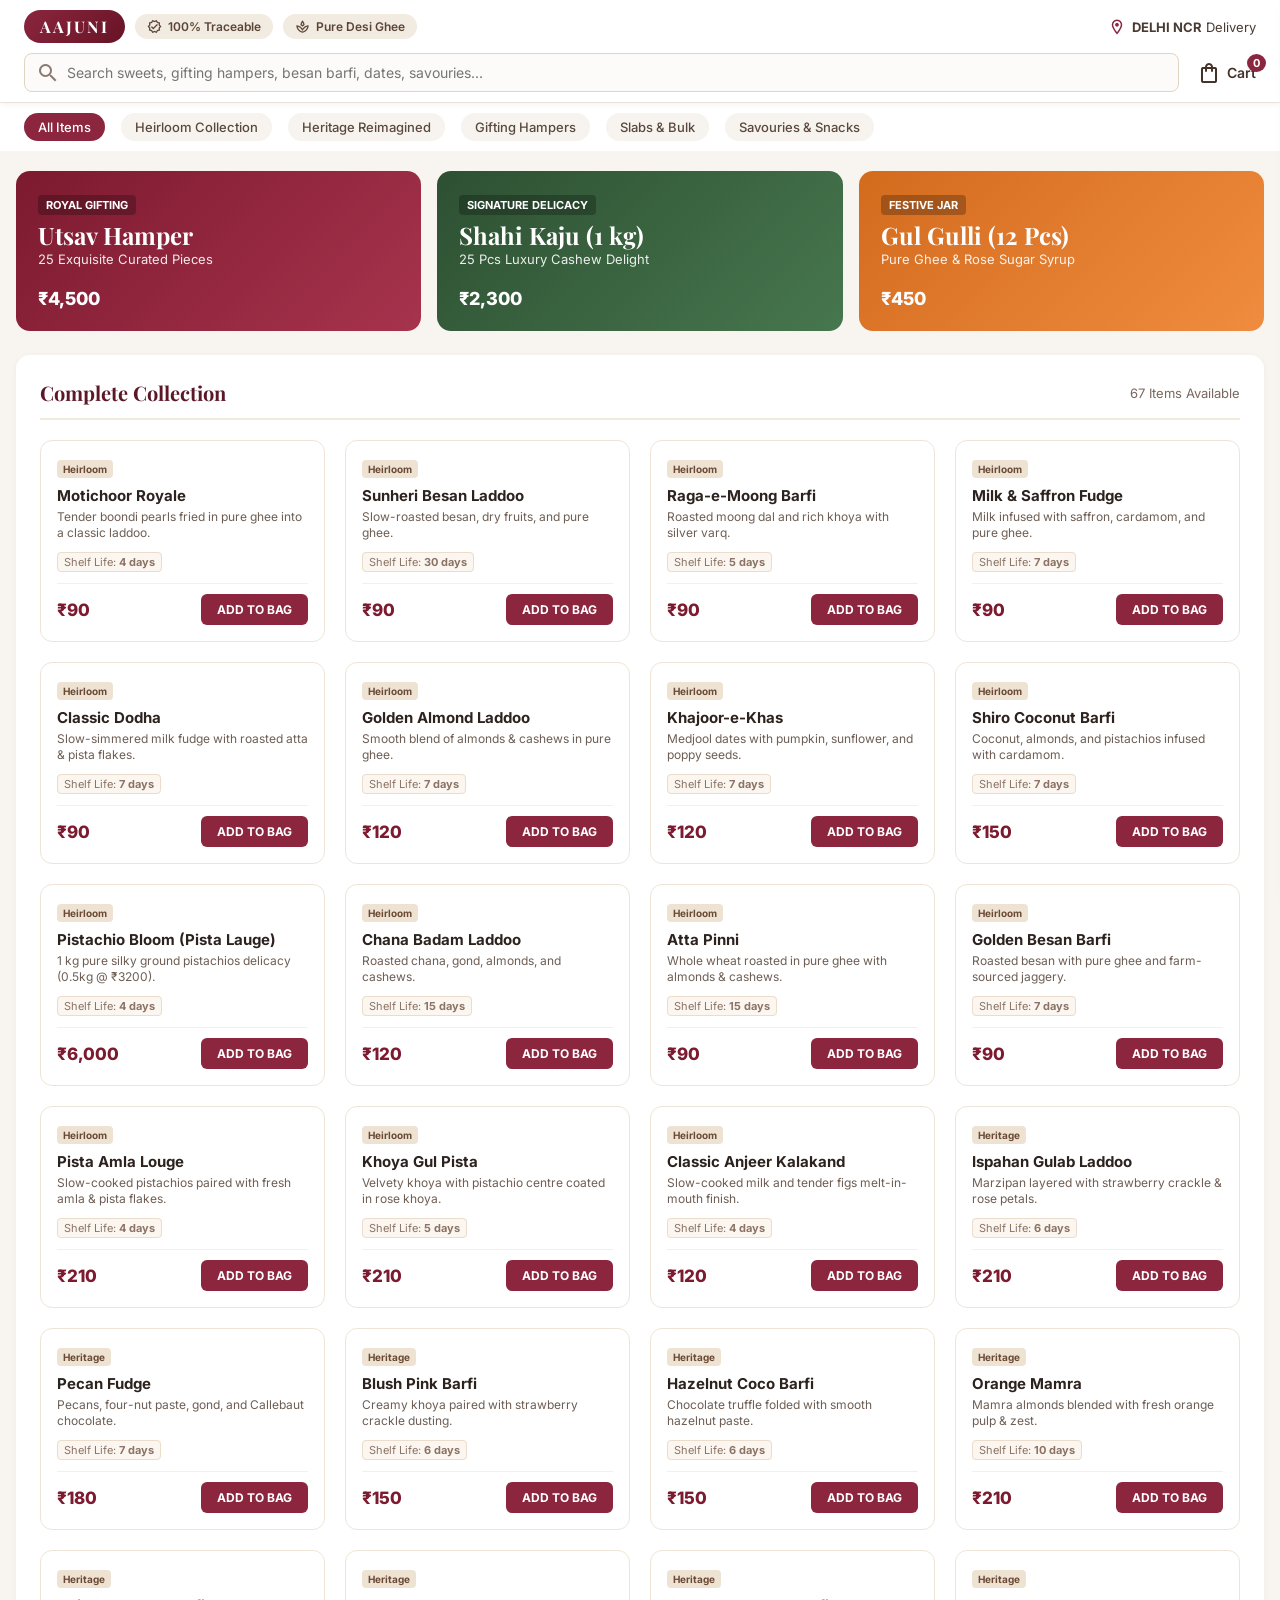
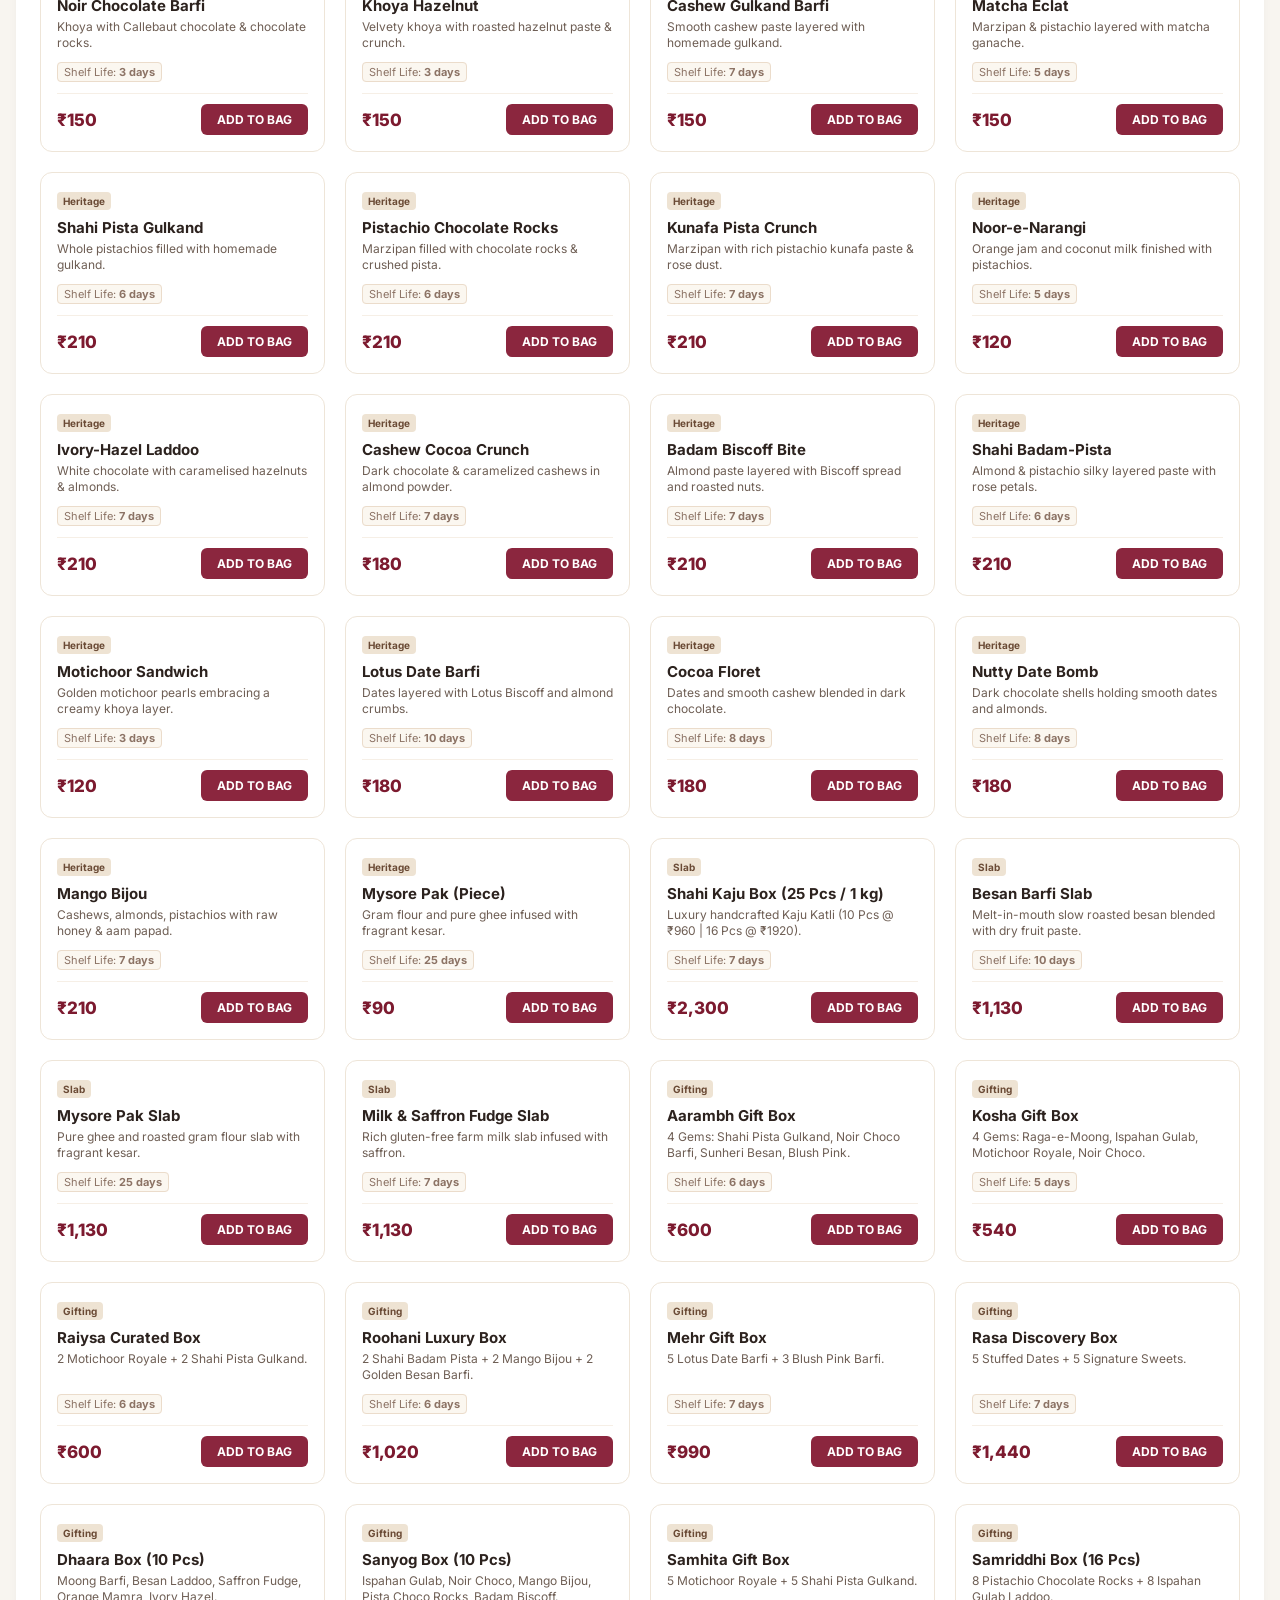
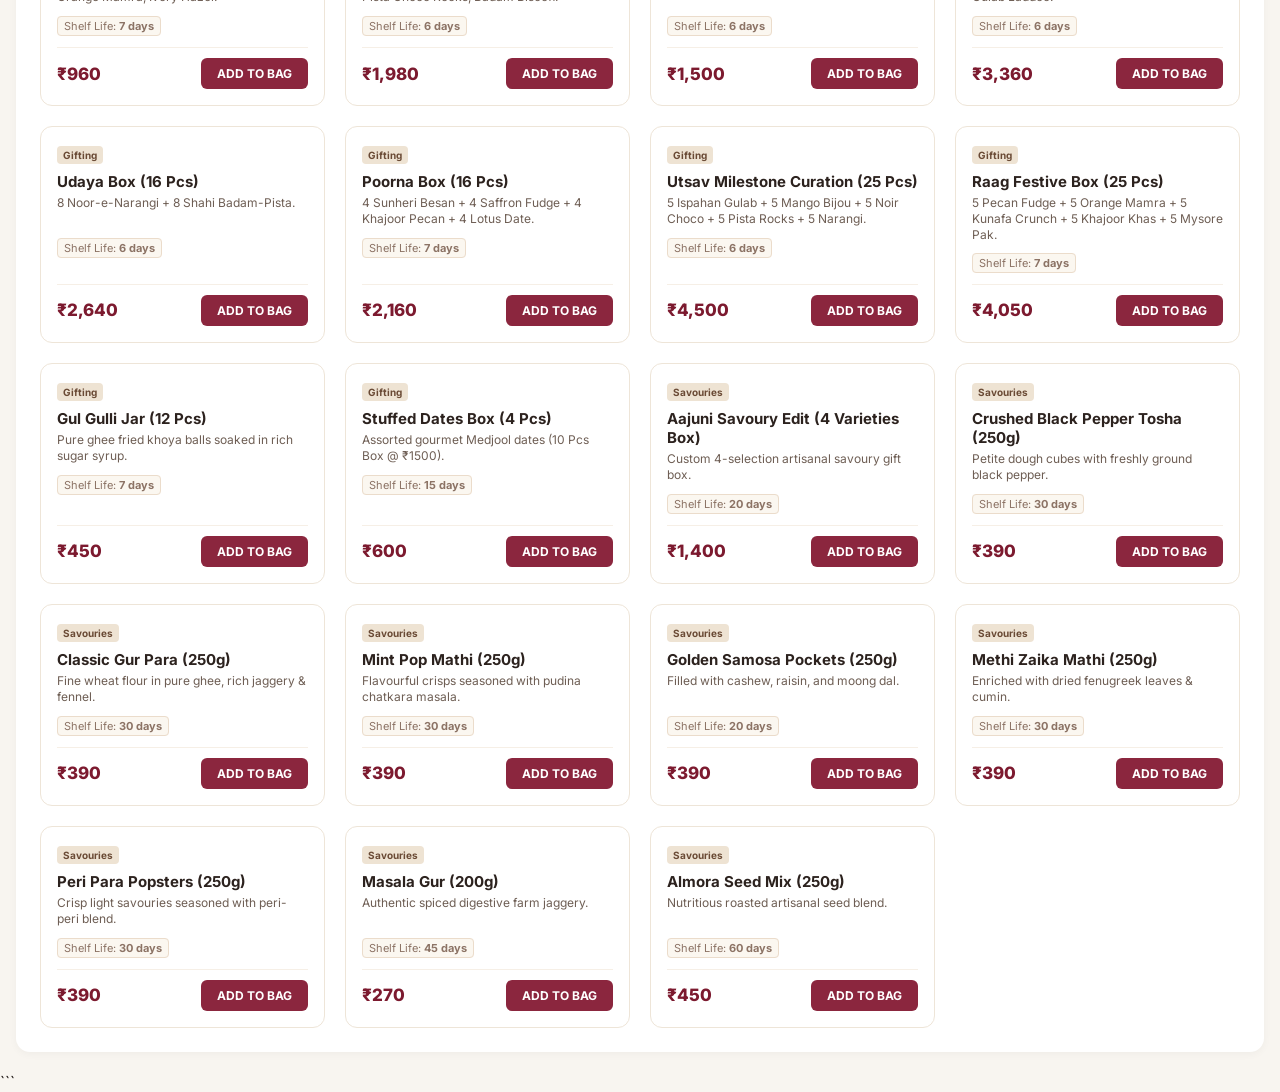
<file: index.html>
<!DOCTYPE html>
<html lang="hi">
<head>
  <meta charset="UTF-8">
  <meta name="viewport" content="width=device-width, initial-scale=1.0">
  <title>AAJUNI • Artisanal Sweets & Gifting</title>
  <!-- Google Fonts & Material Icons -->
  <link href="https://fonts.googleapis.com/css2?family=Inter:wght@400;500;600;700;800&family=Playfair+Display:wght@600;700&display=swap" rel="stylesheet">
  <link rel="stylesheet" href="https://fonts.googleapis.com/icon?family=Material+Icons+Outlined">
  
  <style>
    * {
      margin: 0;
      padding: 0;
      box-sizing: border-box;
      font-family: 'Inter', sans-serif;
    }

    body {
      background-color: #f8f5f0;
      color: #2c2523;
    }

    /* Top Bar */
    header {
      background-color: #ffffff;
      padding: 10px 24px;
      box-shadow: 0 2px 6px rgba(0,0,0,0.06);
      position: sticky;
      top: 0;
      z-index: 100;
    }

    .top-strip {
      display: flex;
      align-items: center;
      justify-content: space-between;
      margin-bottom: 10px;
    }

    .service-tags {
      display: flex;
      align-items: center;
      gap: 10px;
    }

    .logo-brand {
      background: linear-gradient(135deg, #8b263e, #671326);
      color: #fff;
      font-family: 'Playfair Display', serif;
      font-weight: 700;
      font-size: 16px;
      letter-spacing: 2px;
      padding: 6px 16px;
      border-radius: 20px;
      display: flex;
      align-items: center;
      gap: 6px;
      cursor: pointer;
    }

    .service-pill {
      display: flex;
      align-items: center;
      gap: 6px;
      background: #f1ebe1;
      padding: 5px 12px;
      border-radius: 20px;
      font-size: 12px;
      font-weight: 600;
      color: #5c4436;
    }

    .delivery-location {
      display: flex;
      align-items: center;
      gap: 6px;
      font-size: 13px;
      color: #4a3b32;
    }

    .search-row {
      display: flex;
      align-items: center;
      gap: 18px;
    }

    .search-container {
      flex: 1;
      position: relative;
    }

    .search-container input {
      width: 100%;
      padding: 10px 16px 10px 42px;
      border: 1px solid #e0d5c1;
      background-color: #fcfbf9;
      border-radius: 8px;
      font-size: 14px;
      outline: none;
      transition: all 0.2s;
    }

    .search-container input:focus {
      border-color: #8b263e;
      background-color: #fff;
      box-shadow: 0 0 0 3px rgba(139,38,62,0.1);
    }

    .search-icon {
      position: absolute;
      left: 12px;
      top: 50%;
      transform: translateY(-50%);
      color: #8c7b70;
    }

    .header-actions {
      display: flex;
      align-items: center;
      gap: 20px;
    }

    .action-btn {
      display: flex;
      align-items: center;
      gap: 6px;
      cursor: pointer;
      font-size: 14px;
      font-weight: 600;
      color: #443229;
      position: relative;
    }

    .cart-badge {
      position: absolute;
      top: -7px;
      right: -10px;
      background-color: #8b263e;
      color: #fff;
      font-size: 11px;
      border-radius: 50%;
      padding: 2px 6px;
      font-weight: bold;
    }

    /* Category Bar */
    .categories-bar {
      background: #ffffff;
      padding: 10px 24px;
      display: flex;
      align-items: center;
      gap: 16px;
      overflow-x: auto;
      border-top: 1px solid #f2ece4;
    }

    .category-item {
      display: flex;
      align-items: center;
      gap: 6px;
      padding: 6px 14px;
      border-radius: 20px;
      background: #f7f3ee;
      cursor: pointer;
      font-size: 13px;
      font-weight: 500;
      color: #5a483e;
      white-space: nowrap;
      transition: all 0.2s;
    }

    .category-item:hover, .category-item.active {
      background-color: #8b263e;
      color: #ffffff;
    }

    /* Container */
    .main-container {
      max-width: 1380px;
      margin: 20px auto;
      padding: 0 16px;
    }

    /* Hero Promo Grid */
    .banners-grid {
      display: grid;
      grid-template-columns: repeat(auto-fit, minmax(300px, 1fr));
      gap: 16px;
      margin-bottom: 24px;
    }

    .banner-card {
      border-radius: 14px;
      padding: 22px;
      color: #fff;
      display: flex;
      flex-direction: column;
      justify-content: space-between;
      min-height: 160px;
    }

    .banner-1 { background: linear-gradient(135deg, #7c1a2f, #a7334d); }
    .banner-2 { background: linear-gradient(135deg, #2d5032, #47774e); }
    .banner-3 { background: linear-gradient(135deg, #d36b1d, #f08c3f); }

    /* Products Section */
    .shelf-card {
      background: #ffffff;
      border-radius: 14px;
      padding: 24px;
      box-shadow: 0 2px 8px rgba(0,0,0,0.04);
    }

    .shelf-header {
      display: flex;
      justify-content: space-between;
      align-items: center;
      margin-bottom: 20px;
      border-bottom: 2px solid #f2ebd9;
      padding-bottom: 12px;
    }

    .shelf-header h2 {
      font-family: 'Playfair Display', serif;
      font-size: 20px;
      color: #5c1827;
    }

    .products-grid {
      display: grid;
      grid-template-columns: repeat(auto-fill, minmax(240px, 1fr));
      gap: 20px;
    }

    .product-card {
      border: 1px solid #eee5d8;
      border-radius: 12px;
      padding: 16px;
      background: #ffffff;
      display: flex;
      flex-direction: column;
      justify-content: space-between;
      transition: all 0.2s ease;
    }

    .product-card:hover {
      box-shadow: 0 8px 20px rgba(0,0,0,0.08);
      transform: translateY(-3px);
      border-color: #d1bfa7;
    }

    .badge-tag {
      font-size: 10px;
      font-weight: 700;
      background: #eee3d3;
      color: #6a4a35;
      padding: 3px 6px;
      border-radius: 4px;
      display: inline-block;
      margin-bottom: 8px;
    }

    .product-title {
      font-size: 15px;
      font-weight: 700;
      color: #2c221e;
      margin-bottom: 4px;
    }

    .product-desc {
      font-size: 12px;
      color: #6e5e54;
      line-height: 1.35;
      margin-bottom: 12px;
      min-height: 34px;
    }

    .product-meta-row {
      font-size: 11px;
      color: #8c7365;
      margin-bottom: 14px;
    }

    .product-meta-row span {
      background: #fbf7f0;
      padding: 2px 6px;
      border-radius: 4px;
      border: 1px solid #ebdccb;
    }

    .price-row {
      display: flex;
      align-items: center;
      justify-content: space-between;
      margin-top: auto;
      border-top: 1px solid #f6efe6;
      padding-top: 10px;
    }

    .price-val {
      font-size: 17px;
      font-weight: 800;
      color: #7c1a2f;
    }

    .btn-add {
      background: #8b263e;
      color: #ffffff;
      border: none;
      padding: 8px 16px;
      border-radius: 6px;
      font-weight: 700;
      font-size: 12px;
      cursor: pointer;
      transition: background 0.2s;
    }

    .btn-add:hover {
      background: #601223;
    }

    /* Cart Slide Drawer */
    .cart-overlay {
      position: fixed;
      top: 0;
      left: 0;
      width: 100%;
      height: 100%;
      background: rgba(0,0,0,0.5);
      z-index: 200;
      display: none;
    }

    .cart-drawer {
      position: fixed;
      top: 0;
      right: -420px;
      width: 400px;
      max-width: 90%;
      height: 100%;
      background: #fff;
      z-index: 201;
      box-shadow: -4px 0 20px rgba(0,0,0,0.15);
      transition: right 0.3s ease;
      display: flex;
      flex-direction: column;
    }

    .cart-drawer.open { right: 0; }

    .cart-header {
      padding: 18px 20px;
      border-bottom: 1px solid #eee;
      display: flex;
      align-items: center;
      justify-content: space-between;
      background: #fdfaf6;
    }

    .cart-items-list {
      flex: 1;
      overflow-y: auto;
      padding: 16px 20px;
    }

    .cart-item-row {
      display: flex;
      justify-content: space-between;
      align-items: center;
      padding: 12px 0;
      border-bottom: 1px solid #f2ede4;
    }

    .cart-qty-ctrl {
      display: flex;
      align-items: center;
      gap: 8px;
    }

    .cart-qty-btn {
      width: 28px;
      height: 28px;
      border: 1px solid #d4c4b2;
      background: #fdfaf6;
      border-radius: 4px;
      cursor: pointer;
      font-weight: bold;
    }

    .cart-footer {
      padding: 20px;
      border-top: 1px solid #eee;
      background: #faf6f0;
    }

    .whatsapp-order-btn {
      width: 100%;
      padding: 12px;
      background: #25d366;
      color: white;
      font-size: 14px;
      font-weight: 700;
      border: none;
      border-radius: 8px;
      cursor: pointer;
      margin-top: 10px;
      display: flex;
      align-items: center;
      justify-content: center;
      gap: 8px;
    }

    .toast {
      position: fixed;
      bottom: 24px;
      right: 24px;
      background: #2c2523;
      color: #fff;
      padding: 12px 20px;
      border-radius: 8px;
      font-size: 13px;
      display: none;
      z-index: 300;
    }
  </style>
</head>
<body>

  <!-- Header -->
  <header>
    <div class="top-strip">
      <div class="service-tags">
        <div class="logo-brand" onclick="filterCategory('All')">
          AAJUNI
        </div>
        <div class="service-pill">
          <span class="material-icons-outlined" style="font-size:15px;">verified</span> 100% Traceable
        </div>
        <div class="service-pill">
          <span class="material-icons-outlined" style="font-size:15px;">spa</span> Pure Desi Ghee
        </div>
      </div>

      <div style="display:flex; align-items:center; gap:16px;">
        <div class="delivery-location">
          <span class="material-icons-outlined" style="font-size:18px; color:#8b263e;">location_on</span>
          <span><strong>DELHI NCR</strong> Delivery</span>
        </div>
      </div>
    </div>

    <!-- Search Bar -->
    <div class="search-row">
      <div class="search-container">
        <span class="material-icons-outlined search-icon">search</span>
        <input type="text" id="searchInput" placeholder="Search sweets, gifting hampers, besan barfi, dates, savouries..." onkeyup="handleSearch()">
      </div>

      <div class="header-actions">
        <div class="action-btn" onclick="toggleCart(true)">
          <span class="material-icons-outlined">shopping_bag</span>
          <span>Cart</span>
          <span class="cart-badge" id="cartBadge">0</span>
        </div>
      </div>
    </div>
  </header>

  <!-- Categories -->
  <div class="categories-bar">
    <div class="category-item active" onclick="filterCategory('All', this)">All Items</div>
    <div class="category-item" onclick="filterCategory('Heirloom', this)">Heirloom Collection</div>
    <div class="category-item" onclick="filterCategory('Heritage', this)">Heritage Reimagined</div>
    <div class="category-item" onclick="filterCategory('Gifting', this)">Gifting Hampers</div>
    <div class="category-item" onclick="filterCategory('Slab', this)">Slabs & Bulk</div>
    <div class="category-item" onclick="filterCategory('Savouries', this)">Savouries & Snacks</div>
  </div>

  <div class="main-container">
    
    <!-- Hero Banners -->
    <div class="banners-grid">
      <div class="banner-card banner-1">
        <div>
          <span style="background:rgba(0,0,0,0.25); padding:3px 8px; border-radius:4px; font-size:11px; font-weight:700;">ROYAL GIFTING</span>
          <h2 style="margin-top:6px; font-family:'Playfair Display', serif;">Utsav Hamper</h2>
          <p style="font-size:13px; opacity:0.9;">25 Exquisite Curated Pieces</p>
        </div>
        <p style="font-size: 18px; font-weight: 800;">₹4,500</p>
      </div>

      <div class="banner-card banner-2">
        <div>
          <span style="background:rgba(0,0,0,0.25); padding:3px 8px; border-radius:4px; font-size:11px; font-weight:700;">SIGNATURE DELICACY</span>
          <h2 style="margin-top:6px; font-family:'Playfair Display', serif;">Shahi Kaju (1 kg)</h2>
          <p style="font-size:13px; opacity:0.9;">25 Pcs Luxury Cashew Delight</p>
        </div>
        <p style="font-size: 18px; font-weight: 800;">₹2,300</p>
      </div>

      <div class="banner-card banner-3">
        <div>
          <span style="background:rgba(0,0,0,0.25); padding:3px 8px; border-radius:4px; font-size:11px; font-weight:700;">FESTIVE JAR</span>
          <h2 style="margin-top:6px; font-family:'Playfair Display', serif;">Gul Gulli (12 Pcs)</h2>
          <p style="font-size:13px; opacity:0.9;">Pure Ghee & Rose Sugar Syrup</p>
        </div>
        <p style="font-size: 18px; font-weight: 800;">₹450</p>
      </div>
    </div>

    <!-- Product Grid Section -->
    <div class="shelf-card">
      <div class="shelf-header">
        <h2 id="shelfTitle">Complete Collection</h2>
        <span style="font-size: 13px; color: #7a685e;" id="itemCountDisplay">Loading...</span>
      </div>

      <div class="products-grid" id="productGrid"></div>
    </div>

  </div>

  <!-- Slide Cart Drawer -->
  <div class="cart-overlay" id="cartOverlay" onclick="toggleCart(false)"></div>
  <div class="cart-drawer" id="cartDrawer">
    <div class="cart-header">
      <h3 style="font-size: 16px; font-weight: 700; color:#5c1827;">Your Order Summary (<span id="cartCount">0</span>)</h3>
      <span class="material-icons-outlined" style="cursor:pointer;" onclick="toggleCart(false)">close</span>
    </div>
    <div class="cart-items-list" id="cartItemsList">
      <p style="color:#777; text-align:center; margin-top:40px;">Your cart is currently empty.</p>
    </div>
    <div class="cart-footer">
      <div style="display:flex; justify-content:space-between; font-weight:800; font-size:17px; margin-bottom:12px;">
        <span>Total Payable:</span>
        <span id="cartTotal" style="color:#8b263e;">₹0</span>
      </div>
      <button class="whatsapp-order-btn" onclick="sendWhatsAppOrder()">
        <span class="material-icons-outlined">send</span> Order via WhatsApp
      </button>
    </div>
  </div>

  <div class="toast" id="toast">Added to bag!</div>

  <script>
    // Complete AAJUNI Menu Database[cite: 5]
    const menuData = [
      // Heirloom Collection[cite: 5]
      { id: 1, name: "Motichoor Royale", category: "Heirloom", price: 90, shelf: "4 days", desc: "Tender boondi pearls fried in pure ghee into a classic laddoo." },
      { id: 2, name: "Sunheri Besan Laddoo", category: "Heirloom", price: 90, shelf: "30 days", desc: "Slow-roasted besan, dry fruits, and pure ghee." },
      { id: 3, name: "Raga-e-Moong Barfi", category: "Heirloom", price: 90, shelf: "5 days", desc: "Roasted moong dal and rich khoya with silver varq." },
      { id: 4, name: "Milk & Saffron Fudge", category: "Heirloom", price: 90, shelf: "7 days", desc: "Milk infused with saffron, cardamom, and pure ghee." },
      { id: 5, name: "Classic Dodha", category: "Heirloom", price: 90, shelf: "7 days", desc: "Slow-simmered milk fudge with roasted atta & pista flakes." },
      { id: 6, name: "Golden Almond Laddoo", category: "Heirloom", price: 120, shelf: "7 days", desc: "Smooth blend of almonds & cashews in pure ghee." },
      { id: 7, name: "Khajoor-e-Khas", category: "Heirloom", price: 120, shelf: "7 days", desc: "Medjool dates with pumpkin, sunflower, and poppy seeds." },
      { id: 8, name: "Shiro Coconut Barfi", category: "Heirloom", price: 150, shelf: "7 days", desc: "Coconut, almonds, and pistachios infused with cardamom." },
      { id: 9, name: "Pistachio Bloom (Pista Lauge)", category: "Heirloom", price: 6000, shelf: "4 days", desc: "1 kg pure silky ground pistachios delicacy (0.5kg @ ₹3200)." },
      { id: 10, name: "Chana Badam Laddoo", category: "Heirloom", price: 120, shelf: "15 days", desc: "Roasted chana, gond, almonds, and cashews." },
      { id: 11, name: "Atta Pinni", category: "Heirloom", price: 90, shelf: "15 days", desc: "Whole wheat roasted in pure ghee with almonds & cashews." },
      { id: 12, name: "Golden Besan Barfi", category: "Heirloom", price: 90, shelf: "7 days", desc: "Roasted besan with pure ghee and farm-sourced jaggery." },
      { id: 13, name: "Pista Amla Louge", category: "Heirloom", price: 210, shelf: "4 days", desc: "Slow-cooked pistachios paired with fresh amla & pista flakes." },
      { id: 14, name: "Khoya Gul Pista", category: "Heirloom", price: 210, shelf: "5 days", desc: "Velvety khoya with pistachio centre coated in rose khoya." },
      { id: 15, name: "Classic Anjeer Kalakand", category: "Heirloom", price: 120, shelf: "4 days", desc: "Slow-cooked milk and tender figs melt-in-mouth finish." },

      // Heritage Reimagined[cite: 5]
      { id: 16, name: "Ispahan Gulab Laddoo", category: "Heritage", price: 210, shelf: "6 days", desc: "Marzipan layered with strawberry crackle & rose petals." },
      { id: 17, name: "Pecan Fudge", category: "Heritage", price: 180, shelf: "7 days", desc: "Pecans, four-nut paste, gond, and Callebaut chocolate." },
      { id: 18, name: "Blush Pink Barfi", category: "Heritage", price: 150, shelf: "6 days", desc: "Creamy khoya paired with strawberry crackle dusting." },
      { id: 19, name: "Hazelnut Coco Barfi", category: "Heritage", price: 150, shelf: "6 days", desc: "Chocolate truffle folded with smooth hazelnut paste." },
      { id: 20, name: "Orange Mamra", category: "Heritage", price: 210, shelf: "10 days", desc: "Mamra almonds blended with fresh orange pulp & zest." },
      { id: 21, name: "Noir Chocolate Barfi", category: "Heritage", price: 150, shelf: "3 days", desc: "Khoya with Callebaut chocolate & chocolate rocks." },
      { id: 22, name: "Khoya Hazelnut", category: "Heritage", price: 150, shelf: "3 days", desc: "Velvety khoya with roasted hazelnut paste & crunch." },
      { id: 23, name: "Cashew Gulkand Barfi", category: "Heritage", price: 150, shelf: "7 days", desc: "Smooth cashew paste layered with homemade gulkand." },
      { id: 24, name: "Matcha Eclat", category: "Heritage", price: 150, shelf: "5 days", desc: "Marzipan & pistachio layered with matcha ganache." },
      { id: 25, name: "Shahi Pista Gulkand", category: "Heritage", price: 210, shelf: "6 days", desc: "Whole pistachios filled with homemade gulkand." },
      { id: 26, name: "Pistachio Chocolate Rocks", category: "Heritage", price: 210, shelf: "6 days", desc: "Marzipan filled with chocolate rocks & crushed pista." },
      { id: 27, name: "Kunafa Pista Crunch", category: "Heritage", price: 210, shelf: "7 days", desc: "Marzipan with rich pistachio kunafa paste & rose dust." },
      { id: 28, name: "Noor-e-Narangi", category: "Heritage", price: 120, shelf: "5 days", desc: "Orange jam and coconut milk finished with pistachios." },
      { id: 29, name: "Ivory-Hazel Laddoo", category: "Heritage", price: 210, shelf: "7 days", desc: "White chocolate with caramelised hazelnuts & almonds." },
      { id: 30, name: "Cashew Cocoa Crunch", category: "Heritage", price: 180, shelf: "7 days", desc: "Dark chocolate & caramelized cashews in almond powder." },
      { id: 31, name: "Badam Biscoff Bite", category: "Heritage", price: 210, shelf: "7 days", desc: "Almond paste layered with Biscoff spread and roasted nuts." },
      { id: 32, name: "Shahi Badam-Pista", category: "Heritage", price: 210, shelf: "6 days", desc: "Almond & pistachio silky layered paste with rose petals." },
      { id: 33, name: "Motichoor Sandwich", category: "Heritage", price: 120, shelf: "3 days", desc: "Golden motichoor pearls embracing a creamy khoya layer." },
      { id: 34, name: "Lotus Date Barfi", category: "Heritage", price: 180, shelf: "10 days", desc: "Dates layered with Lotus Biscoff and almond crumbs." },
      { id: 35, name: "Cocoa Floret", category: "Heritage", price: 180, shelf: "8 days", desc: "Dates and smooth cashew blended in dark chocolate." },
      { id: 36, name: "Nutty Date Bomb", category: "Heritage", price: 180, shelf: "8 days", desc: "Dark chocolate shells holding smooth dates and almonds." },
      { id: 37, name: "Mango Bijou", category: "Heritage", price: 210, shelf: "7 days", desc: "Cashews, almonds, pistachios with raw honey & aam papad." },
      { id: 38, name: "Mysore Pak (Piece)", category: "Heritage", price: 90, shelf: "25 days", desc: "Gram flour and pure ghee infused with fragrant kesar." },

      // Slabs & Bulk[cite: 5]
      { id: 39, name: "Shahi Kaju Box (25 Pcs / 1 kg)", category: "Slab", price: 2300, shelf: "7 days", desc: "Luxury handcrafted Kaju Katli (10 Pcs @ ₹960 | 16 Pcs @ ₹1920)." },
      { id: 40, name: "Besan Barfi Slab", category: "Slab", price: 1130, shelf: "10 days", desc: "Melt-in-mouth slow roasted besan blended with dry fruit paste." },
      { id: 41, name: "Mysore Pak Slab", category: "Slab", price: 1130, shelf: "25 days", desc: "Pure ghee and roasted gram flour slab with fragrant kesar." },
      { id: 42, name: "Milk & Saffron Fudge Slab", category: "Slab", price: 1130, shelf: "7 days", desc: "Rich gluten-free farm milk slab infused with saffron." },

      // Gifting Hampers[cite: 5]
      { id: 43, name: "Aarambh Gift Box", category: "Gifting", price: 600, shelf: "6 days", desc: "4 Gems: Shahi Pista Gulkand, Noir Choco Barfi, Sunheri Besan, Blush Pink." },
      { id: 44, name: "Kosha Gift Box", category: "Gifting", price: 540, shelf: "5 days", desc: "4 Gems: Raga-e-Moong, Ispahan Gulab, Motichoor Royale, Noir Choco." },
      { id: 45, name: "Raiysa Curated Box", category: "Gifting", price: 600, shelf: "6 days", desc: "2 Motichoor Royale + 2 Shahi Pista Gulkand." },
      { id: 46, name: "Roohani Luxury Box", category: "Gifting", price: 1020, shelf: "6 days", desc: "2 Shahi Badam Pista + 2 Mango Bijou + 2 Golden Besan Barfi." },
      { id: 47, name: "Mehr Gift Box", category: "Gifting", price: 990, shelf: "7 days", desc: "5 Lotus Date Barfi + 3 Blush Pink Barfi." },
      { id: 48, name: "Rasa Discovery Box", category: "Gifting", price: 1440, shelf: "7 days", desc: "5 Stuffed Dates + 5 Signature Sweets." },
      { id: 49, name: "Dhaara Box (10 Pcs)", category: "Gifting", price: 960, shelf: "7 days", desc: "Moong Barfi, Besan Laddoo, Saffron Fudge, Orange Mamra, Ivory Hazel." },
      { id: 50, name: "Sanyog Box (10 Pcs)", category: "Gifting", price: 1980, shelf: "6 days", desc: "Ispahan Gulab, Noir Choco, Mango Bijou, Pista Choco Rocks, Badam Biscoff." },
      { id: 51, name: "Samhita Gift Box", category: "Gifting", price: 1500, shelf: "6 days", desc: "5 Motichoor Royale + 5 Shahi Pista Gulkand." },
      { id: 52, name: "Samriddhi Box (16 Pcs)", category: "Gifting", price: 3360, shelf: "6 days", desc: "8 Pistachio Chocolate Rocks + 8 Ispahan Gulab Laddoo." },
      { id: 53, name: "Udaya Box (16 Pcs)", category: "Gifting", price: 2640, shelf: "6 days", desc: "8 Noor-e-Narangi + 8 Shahi Badam-Pista." },
      { id: 54, name: "Poorna Box (16 Pcs)", category: "Gifting", price: 2160, shelf: "7 days", desc: "4 Sunheri Besan + 4 Saffron Fudge + 4 Khajoor Pecan + 4 Lotus Date." },
      { id: 55, name: "Utsav Milestone Curation (25 Pcs)", category: "Gifting", price: 4500, shelf: "6 days", desc: "5 Ispahan Gulab + 5 Mango Bijou + 5 Noir Choco + 5 Pista Rocks + 5 Narangi." },
      { id: 56, name: "Raag Festive Box (25 Pcs)", category: "Gifting", price: 4050, shelf: "7 days", desc: "5 Pecan Fudge + 5 Orange Mamra + 5 Kunafa Crunch + 5 Khajoor Khas + 5 Mysore Pak." },
      { id: 57, name: "Gul Gulli Jar (12 Pcs)", category: "Gifting", price: 450, shelf: "7 days", desc: "Pure ghee fried khoya balls soaked in rich sugar syrup." },
      { id: 58, name: "Stuffed Dates Box (4 Pcs)", category: "Gifting", price: 600, shelf: "15 days", desc: "Assorted gourmet Medjool dates (10 Pcs Box @ ₹1500)." },

      // Savouries & Snacks[cite: 5]
      { id: 59, name: "Aajuni Savoury Edit (4 Varieties Box)", category: "Savouries", price: 1400, shelf: "20 days", desc: "Custom 4-selection artisanal savoury gift box." },
      { id: 60, name: "Crushed Black Pepper Tosha (250g)", category: "Savouries", price: 390, shelf: "30 days", desc: "Petite dough cubes with freshly ground black pepper." },
      { id: 61, name: "Classic Gur Para (250g)", category: "Savouries", price: 390, shelf: "30 days", desc: "Fine wheat flour in pure ghee, rich jaggery & fennel." },
      { id: 62, name: "Mint Pop Mathi (250g)", category: "Savouries", price: 390, shelf: "30 days", desc: "Flavourful crisps seasoned with pudina chatkara masala." },
      { id: 63, name: "Golden Samosa Pockets (250g)", category: "Savouries", price: 390, shelf: "20 days", desc: "Filled with cashew, raisin, and moong dal." },
      { id: 64, name: "Methi Zaika Mathi (250g)", category: "Savouries", price: 390, shelf: "30 days", desc: "Enriched with dried fenugreek leaves & cumin." },
      { id: 65, name: "Peri Para Popsters (250g)", category: "Savouries", price: 390, shelf: "30 days", desc: "Crisp light savouries seasoned with peri-peri blend." },
      { id: 66, name: "Masala Gur (200g)", category: "Savouries", price: 270, shelf: "45 days", desc: "Authentic spiced digestive farm jaggery." },
      { id: 67, name: "Almora Seed Mix (250g)", category: "Savouries", price: 450, shelf: "60 days", desc: "Nutritious roasted artisanal seed blend." }
    ];

    let cart = {};

    function renderProducts(list) {
      const grid = document.getElementById("productGrid");
      grid.innerHTML = "";
      document.getElementById("itemCountDisplay").innerText = `${list.length} Items Available`;

      list.forEach(p => {
        const card = document.createElement("div");
        card.className = "product-card";
        card.innerHTML = `
          <div>
            <span class="badge-tag">${p.category}</span>
            <div class="product-title">${p.name}</div>
            <div class="product-desc">${p.desc}</div>
            <div class="product-meta-row">
              <span>Shelf Life: <strong>${p.shelf}</strong></span>
            </div>
          </div>
          <div class="price-row">
            <div class="price-val">₹${p.price.toLocaleString()}</div>
            <button class="btn-add" onclick="addToCart(${p.id})">ADD TO BAG</button>
          </div>
        `;
        grid.appendChild(card);
      });
    }

    function filterCategory(cat, el) {
      if(el) {
        document.querySelectorAll(".category-item").forEach(item => item.classList.remove("active"));
        el.classList.add("active");
      }
      document.getElementById("searchInput").value = "";
      if (cat === "All") {
        renderProducts(menuData);
        document.getElementById("shelfTitle").innerText = "Complete Collection";
      } else {
        renderProducts(menuData.filter(p => p.category === cat));
        document.getElementById("shelfTitle").innerText = `${cat} Collection`;
      }
    }

    function handleSearch() {
      const query = document.getElementById("searchInput").value.toLowerCase();
      const filtered = menuData.filter(p => 
        p.name.toLowerCase().includes(query) || 
        p.desc.toLowerCase().includes(query) || 
        p.category.toLowerCase().includes(query)
      );
      renderProducts(filtered);
    }

    function addToCart(id) {
      const item = menuData.find(p => p.id === id);
      if (cart[id]) {
        cart[id].qty += 1;
      } else {
        cart[id] = { ...item, qty: 1 };
      }
      updateCartUI();
      showToast(`${item.name} added to bag!`);
    }

    function changeQty(id, delta) {
      if (cart[id]) {
        cart[id].qty += delta;
        if (cart[id].qty <= 0) delete cart[id];
      }
      updateCartUI();
    }

    function updateCartUI() {
      const cartList = document.getElementById("cartItemsList");
      const cartBadge = document.getElementById("cartBadge");
      const cartCount = document.getElementById("cartCount");
      const cartTotal = document.getElementById("cartTotal");

      const items = Object.values(cart);
      const totalQty = items.reduce((sum, item) => sum + item.qty, 0);
      const totalPrice = items.reduce((sum, item) => sum + (item.price * item.qty), 0);

      cartBadge.innerText = totalQty;
      cartCount.innerText = totalQty;
      cartTotal.innerText = `₹${totalPrice.toLocaleString()}`;

      if (items.length === 0) {
        cartList.innerHTML = `<p style="color:#777; text-align:center; margin-top:40px;">Your cart is currently empty.</p>`;
        return;
      }

      cartList.innerHTML = "";
      items.forEach(item => {
        const row = document.createElement("div");
        row.className = "cart-item-row";
        row.innerHTML = `
          <div>
            <div style="font-size:13px; font-weight:700; color:#2c221e;">${item.name}</div>
            <div style="font-size:12px; color:#777;">₹${item.price.toLocaleString()} x ${item.qty} = <strong>₹${(item.price * item.qty).toLocaleString()}</strong></div>
          </div>
          <div class="cart-qty-ctrl">
            <button class="cart-qty-btn" onclick="changeQty(${item.id}, -1)">-</button>
            <span style="font-weight:700; font-size:13px;">${item.qty}</span>
            <button class="cart-qty-btn" onclick="changeQty(${item.id}, 1)">+</button>
          </div>
        `;
        cartList.appendChild(row);
      });
    }

    function toggleCart(show) {
      document.getElementById("cartDrawer").classList.toggle("open", show);
      document.getElementById("cartOverlay").style.display = show ? "block" : "none";
    }

    function showToast(msg) {
      const t = document.getElementById("toast");
      t.innerText = msg;
      t.style.display = "block";
      setTimeout(() => { t.style.display = "none"; }, 2000);
    }

    function sendWhatsAppOrder() {
      const items = Object.values(cart);
      if (items.length === 0) {
        alert("Cart empty hai!");
        return;
      }
      let message = "Namaste Aajuni Team, I would like to place an order:%0A%0A";
      items.forEach((item, idx) => {
        message += `${idx + 1}. ${item.name} - Qty: ${item.qty} (₹${item.price * item.qty})%0A`;
      });
      const totalPrice = items.reduce((sum, item) => sum + (item.price * item.qty), 0);
      message += `%0ATotal Amount: ₹${totalPrice}%0AKindly confirm delivery details.`;
      
      window.open(`https://wa.me/919919918835?text=${message}`, '_blank');
    }

    // Initial render
    renderProducts(menuData);
  </script>
</body>
</html>

```
</file>
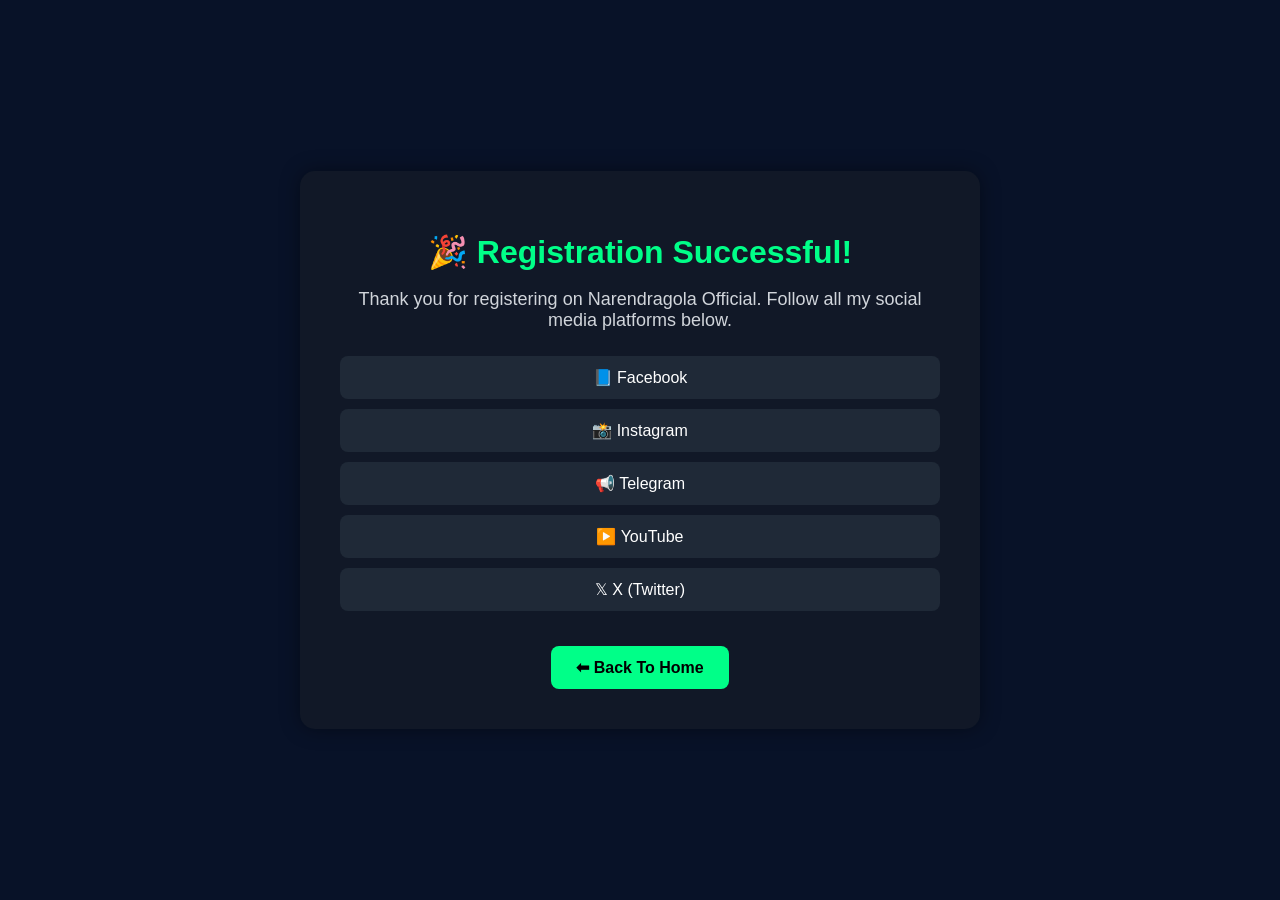
<file: thankyou.html>
<!DOCTYPE html>
<html lang="en">
<head>
<meta charset="UTF-8">
<meta name="viewport" content="width=device-width, initial-scale=1.0">
<title>Registration Successful</title>

<style>
body{
    margin:0;
    font-family:Arial, sans-serif;
    background:#081228;
    color:white;
    display:flex;
    justify-content:center;
    align-items:center;
    min-height:100vh;
}

.container{
    width:90%;
    max-width:600px;
    background:#111827;
    padding:40px;
    border-radius:15px;
    text-align:center;
    box-shadow:0 0 20px rgba(0,0,0,.4);
}

h1{
    color:#00ff88;
    margin-bottom:15px;
}

p{
    color:#d1d5db;
    font-size:18px;
}

.social-links{
    margin-top:25px;
}

.social-links a{
    display:block;
    margin:10px 0;
    padding:12px;
    background:#1f2937;
    color:white;
    text-decoration:none;
    border-radius:8px;
    transition:.3s;
}

.social-links a:hover{
    background:#00ff88;
    color:#000;
}

.home-btn{
    display:inline-block;
    margin-top:25px;
    padding:12px 25px;
    background:#00ff88;
    color:#000;
    text-decoration:none;
    border-radius:8px;
    font-weight:bold;
}
</style>

</head>
<body>

<div class="container">

<h1>🎉 Registration Successful!</h1>

<p>
Thank you for registering on Narendragola Official.
Follow all my social media platforms below.
</p>

<div class="social-links">
<a href="https://www.facebook.com/Narendra.gola.15" target="_blank">📘 Facebook</a>

<a href="https://www.instagram.com/narendragola1" target="_blank">📸 Instagram</a>

<a href="https://t.me/narendragola01" target="_blank">📢 Telegram</a>

<a href="https://www.youtube.com/@narendragola" target="_blank">▶️ YouTube</a>

<a href="https://x.com/NarendraGola" target="_blank">𝕏 X (Twitter)</a>
</div>

<a href="index.html" class="home-btn">⬅ Back To Home</a>

</div>

</body>
</html>
</file>
